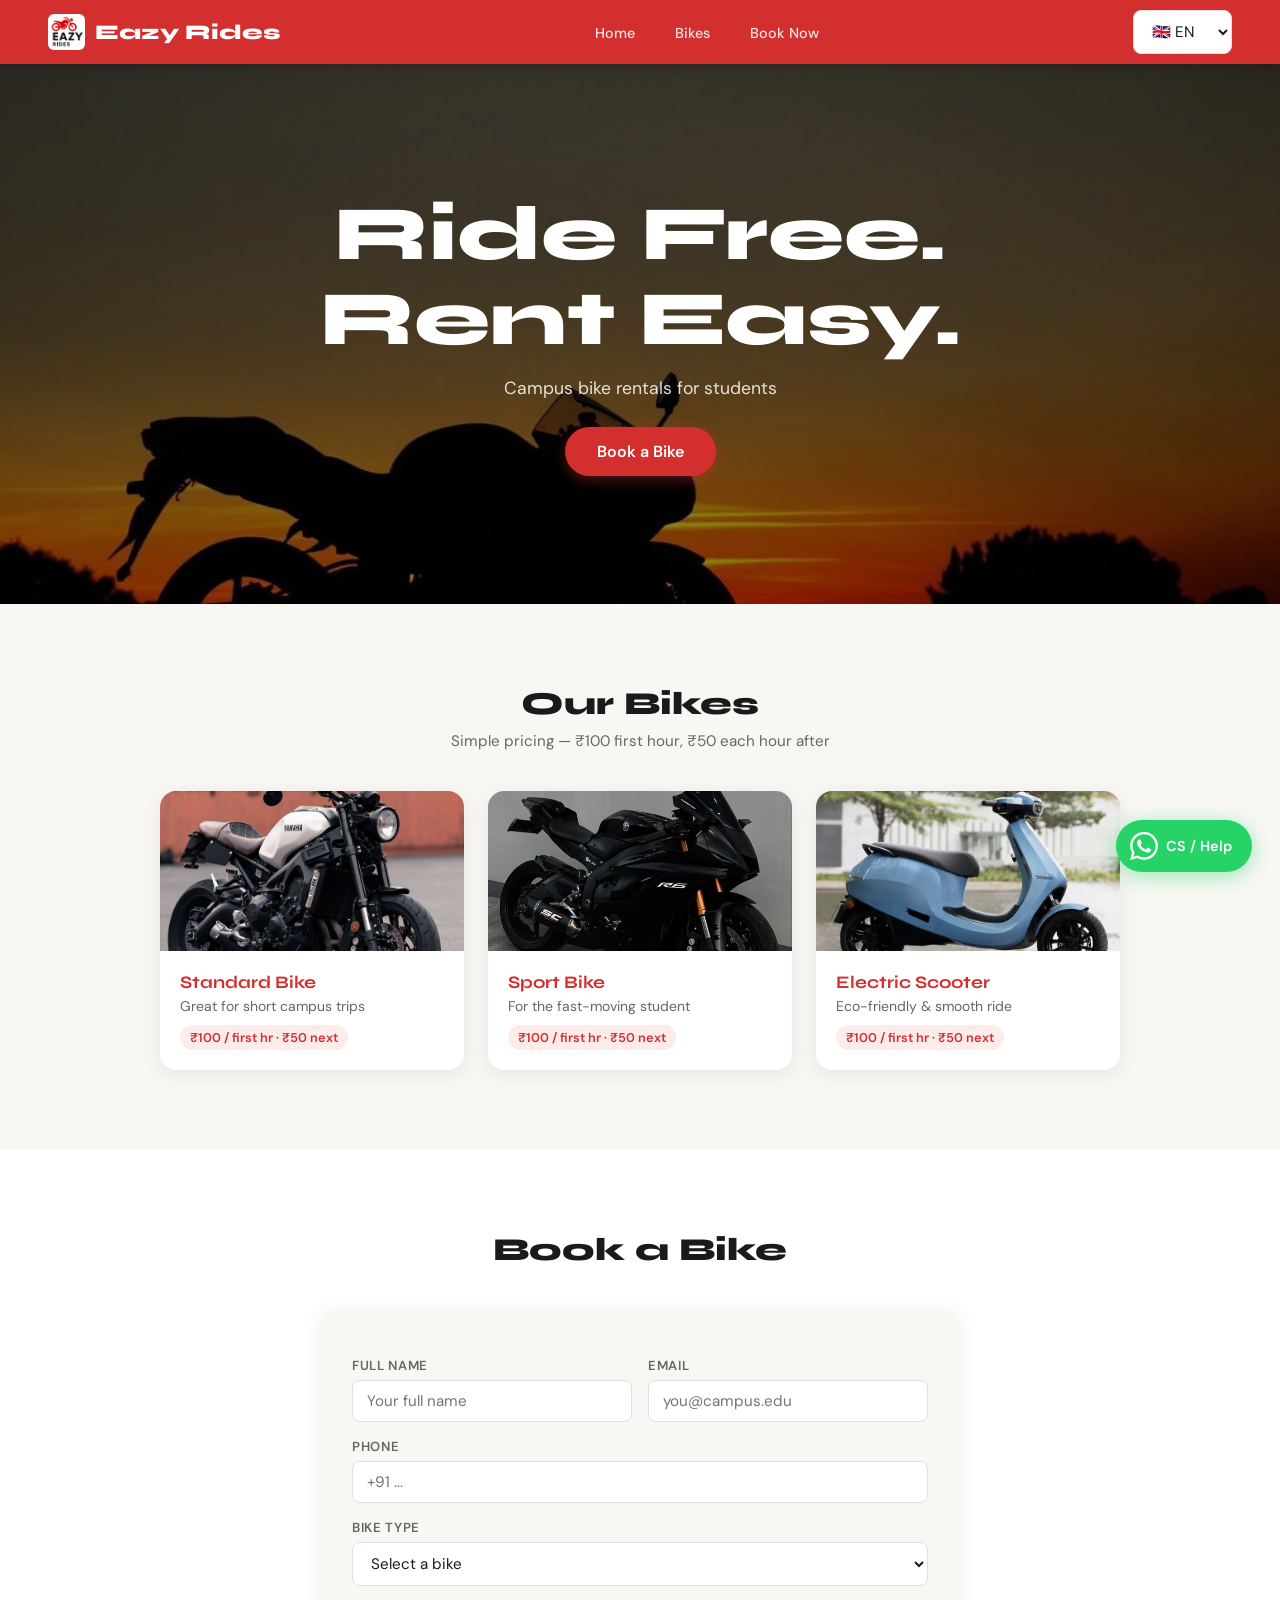
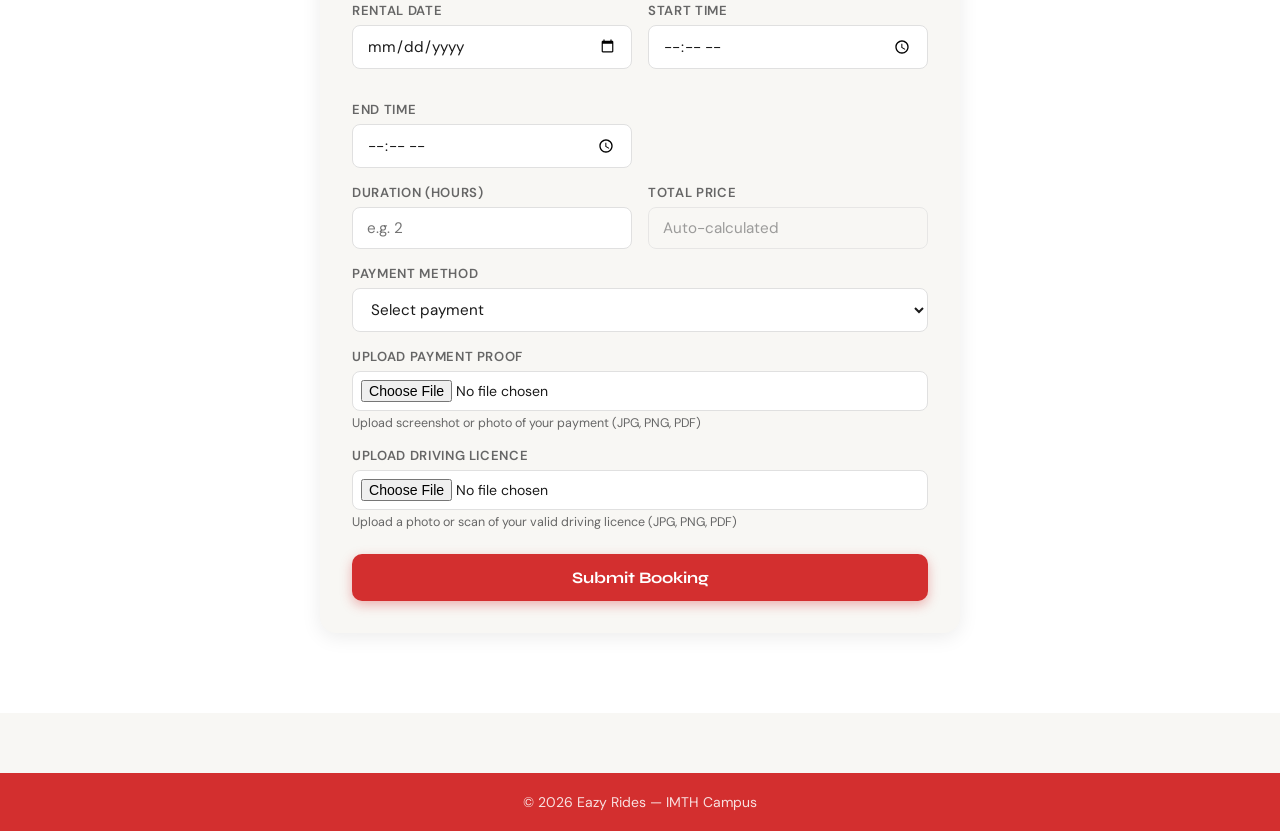
<file: index.html>
<!DOCTYPE html>
<html lang="en">
<head>
  <meta charset="UTF-8">
  <meta name="viewport" content="width=device-width, initial-scale=1.0">
  <title>Eazy Rides – Bike Rental</title>
  <link rel="preconnect" href="https://fonts.googleapis.com">
  <link href="https://fonts.googleapis.com/css2?family=Syne:wght@700;800&family=DM+Sans:wght@400;500;600&display=swap" rel="stylesheet">
  <link rel="stylesheet" href="style.css">
</head>
<body>

<!-- NAVBAR -->
<nav class="navbar">
  <div class="logo">
    <img src="logo.jpeg" alt="Logo">
    <span>Eazy Rides</span>
  </div>
  <ul>
    <li><a href="#home"    data-i18n="nav.home">Home</a></li>
    <li><a href="#bikes"   data-i18n="nav.bikes">Bikes</a></li>
    <li><a href="#booking" data-i18n="nav.book">Book Now</a></li>
  </ul>
  <div class="nav-controls">
    <select id="language" title="Language" onchange="applyLanguage(this.value)">
      <option value="en">🇬🇧 EN</option>
      <option value="hi">🇮🇳 हिन्दी</option>
    </select>
  </div>
</nav>

<!-- HERO -->
<section class="hero" id="home">
  <img src="bg-image.jpeg" alt="Bike Rental">
  <div class="hero-text">
    <h1 data-i18n="hero.title">Ride Free.<br>Rent Easy.</h1>
    <p data-i18n="hero.sub">Campus bike rentals for students</p>
    <a href="#booking" class="btn" data-i18n="hero.cta">Book a Bike</a>
  </div>
</section>

<!-- BIKES -->
<section class="section" id="bikes">
  <h2 data-i18n="bikes.title">Our Bikes</h2>
  <p class="sub" data-i18n="bikes.sub">Simple pricing — ₹100 first hour, ₹50 each hour after</p>
  <div class="bike-grid">

    <div class="bike-card" data-bike="Standard Bike">
      <img src="bike1.jpeg" alt="Standard Bike">
      <div class="card-body">
        <h3 data-i18n="bikes.standard">Standard Bike</h3>
        <p data-i18n="bikes.standard.desc">Great for short campus trips</p>
        <span class="price" data-i18n="bikes.price">₹100 / first hr · ₹50 next</span>
      </div>
      <div class="unavailable-badge" data-i18n="bikes.booked">Currently Booked</div>
    </div>

    <div class="bike-card" data-bike="Sport Bike">
      <img src="bike2.jpeg" alt="Sport Bike">
      <div class="card-body">
        <h3 data-i18n="bikes.sport">Sport Bike</h3>
        <p data-i18n="bikes.sport.desc">For the fast-moving student</p>
        <span class="price" data-i18n="bikes.price">₹100 / first hr · ₹50 next</span>
      </div>
      <div class="unavailable-badge" data-i18n="bikes.booked">Currently Booked</div>
    </div>

    <div class="bike-card" data-bike="Electric Scooter">
      <img src="bike3.jpeg" alt="Electric Scooter">
      <div class="card-body">
        <h3 data-i18n="bikes.electric">Electric Scooter</h3>
        <p data-i18n="bikes.electric.desc">Eco-friendly &amp; smooth ride</p>
        <span class="price" data-i18n="bikes.price">₹100 / first hr · ₹50 next</span>
      </div>
      <div class="unavailable-badge" data-i18n="bikes.booked">Currently Booked</div>
    </div>

  </div>
</section>

<!-- BOOKING FORM -->
<section class="section alt" id="booking">
  <h2 data-i18n="form.title">Book a Bike</h2>
  <form id="bookingForm">

    <!-- REMOVED: Student ID field -->
    <div class="form-row">
      <div class="field">
        <label data-i18n="form.name">Full Name</label>
        <input id="name" data-i18n-ph="form.name.ph" placeholder="Your full name" required>
      </div>
      <div class="field">
        <label data-i18n="form.email">Email</label>
        <input id="email" type="email" data-i18n-ph="form.email.ph" placeholder="you@campus.edu" required>
      </div>
    </div>

    <div class="field">
      <label data-i18n="form.phone">Phone</label>
      <input id="phone" data-i18n-ph="form.phone.ph" placeholder="+91 ..." required>
    </div>

    <div class="field">
      <label data-i18n="form.bike">Bike Type</label>
      <select id="bikeType" required>
        <option value="" data-i18n="form.bike.select">Select a bike</option>
        <option value="Standard Bike"    data-i18n="bikes.standard">Standard Bike</option>
        <option value="Sport Bike"       data-i18n="bikes.sport">Sport Bike</option>
        <option value="Electric Scooter" data-i18n="bikes.electric">Electric Scooter</option>
      </select>
    </div>

    <div class="form-row">
      <div class="field">
        <label data-i18n="form.date">Rental Date</label>
        <input type="date" id="date" required>
      </div>
      <div class="field">
        <label data-i18n="form.start">Start Time</label>
        <input type="time" id="start" required>
      </div>
      <div class="field">
        <label data-i18n="form.end">End Time</label>
        <input type="time" id="end" required>
      </div>
    </div>

    <div class="form-row">
      <div class="field">
        <label data-i18n="form.hours">Duration (hours)</label>
        <input id="hours" type="number" min="1" data-i18n-ph="form.hours.ph" placeholder="e.g. 2">
      </div>
      <div class="field">
        <label data-i18n="form.total">Total Price</label>
        <input id="totalPrice" readonly data-i18n-ph="form.total.ph" placeholder="Auto-calculated">
      </div>
    </div>

    <div class="field">
      <label data-i18n="form.payment">Payment Method</label>
      <select id="payment" required onchange="showPayment()">
        <option value=""    data-i18n="form.payment.select">Select payment</option>
        <option value="QR"  data-i18n="form.payment.qr">QR Payment</option>
      </select>
    </div>

    <div id="qrBox">
      <p data-i18n="form.qr.label">Scan to pay:</p>
      <img src="payment.jpeg" alt="QR Code" width="180">
    </div>

    <div class="field">
      <label data-i18n="form.proof">Upload Payment Proof</label>
      <input type="file" id="proof" accept="image/*,.pdf" required>
      <p class="field-hint" data-i18n="form.proof.hint">Upload screenshot or photo of your payment (JPG, PNG, PDF)</p>
    </div>

    <div class="field">
      <label data-i18n="form.licence">Upload Driving Licence</label>
      <input type="file" id="licence" accept="image/*,.pdf" required>
      <p class="field-hint" data-i18n="form.licence.hint">Upload a photo or scan of your valid driving licence (JPG, PNG, PDF)</p>
    </div>

    <button type="submit" id="submitBtn" data-i18n="form.submit">Submit Booking</button>

  </form>
</section>

<footer>
  <p>© 2026 Eazy Rides — IMTH Campus</p>
</footer>

<!-- CS WHATSAPP BUTTON -->
<a class="cs-btn" href="https://wa.me/917604013917?text=Hello%20Eazy%20Rides!%20I%20need%20your%20help." target="_blank" title="Chat CS via WhatsApp">
  <svg xmlns="http://www.w3.org/2000/svg" viewBox="0 0 24 24" fill="currentColor" width="28" height="28">
    <path d="M17.472 14.382c-.297-.149-1.758-.867-2.03-.967-.273-.099-.471-.148-.67.15-.197.297-.767.966-.94 1.164-.173.199-.347.223-.644.075-.297-.15-1.255-.463-2.39-1.475-.883-.788-1.48-1.761-1.653-2.059-.173-.297-.018-.458.13-.606.134-.133.298-.347.446-.52.149-.174.198-.298.298-.497.099-.198.05-.371-.025-.52-.075-.149-.669-1.612-.916-2.207-.242-.579-.487-.5-.669-.51-.173-.008-.371-.01-.57-.01-.198 0-.52.074-.792.372-.272.297-1.04 1.016-1.04 2.479 0 1.462 1.065 2.875 1.213 3.074.149.198 2.096 3.2 5.077 4.487.709.306 1.262.489 1.694.625.712.227 1.36.195 1.871.118.571-.085 1.758-.719 2.006-1.413.248-.694.248-1.289.173-1.413-.074-.124-.272-.198-.57-.347m-5.421 7.403h-.004a9.87 9.87 0 01-5.031-1.378l-.361-.214-3.741.982.998-3.648-.235-.374a9.86 9.86 0 01-1.51-5.26c.001-5.45 4.436-9.884 9.888-9.884 2.64 0 5.122 1.03 6.988 2.898a9.825 9.825 0 012.893 6.994c-.003 5.45-4.437 9.884-9.885 9.884m8.413-18.297A11.815 11.815 0 0012.05 0C5.495 0 .16 5.335.157 11.892c0 2.096.547 4.142 1.588 5.945L.057 24l6.305-1.654a11.882 11.882 0 005.683 1.448h.005c6.554 0 11.89-5.335 11.893-11.893a11.821 11.821 0 00-3.48-8.413z"/>
  </svg>
  <span data-i18n="cs.label">CS / Help</span>
</a>

<script src="script.js"></script>
</body>
</html>
</file>
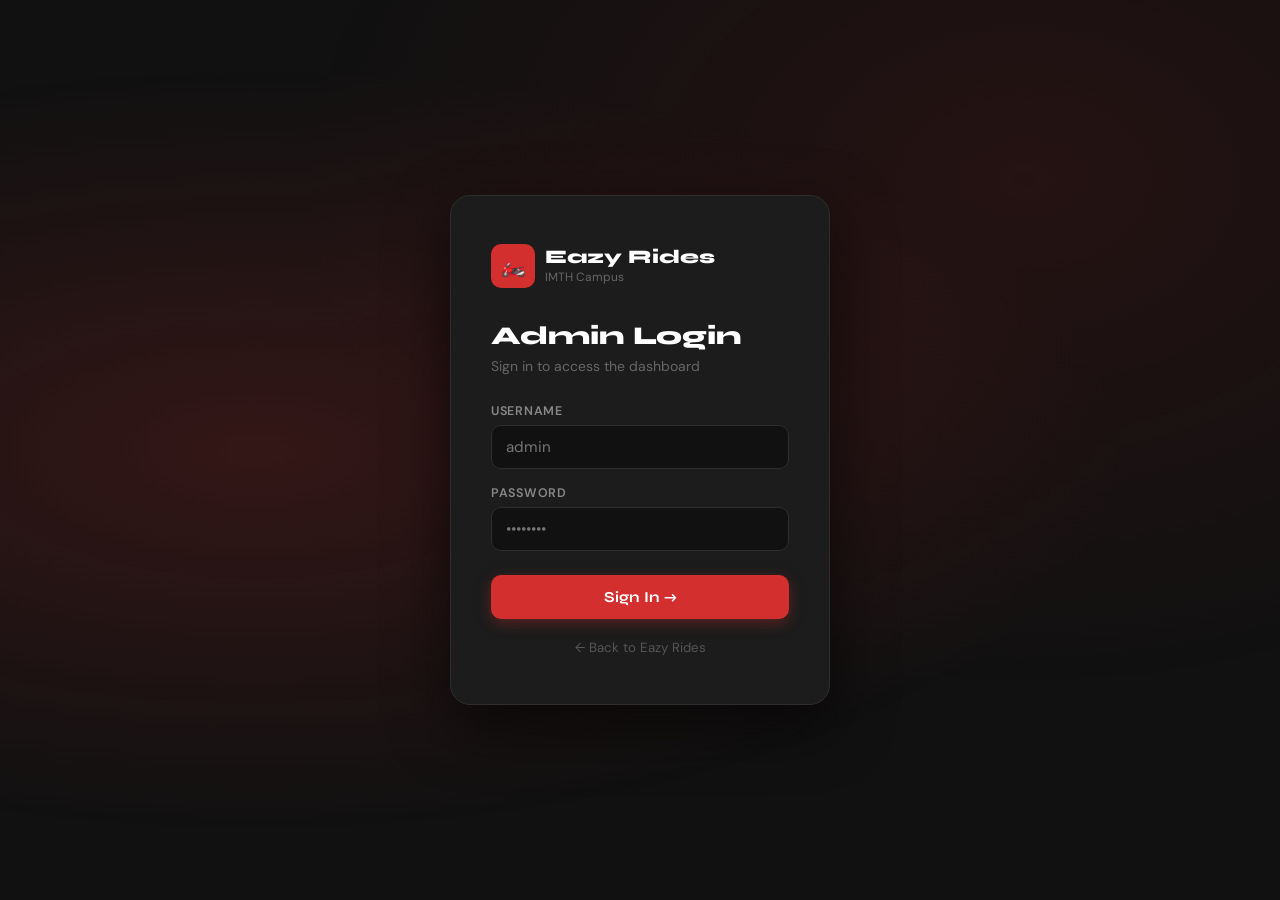
<file: admin.html>
<!DOCTYPE html>
<html lang="en">
<head>
  <meta charset="UTF-8">
  <meta name="viewport" content="width=device-width, initial-scale=1.0">
  <title>Eazy Rides – Admin Login</title>
  <link rel="preconnect" href="https://fonts.googleapis.com">
  <link href="https://fonts.googleapis.com/css2?family=Syne:wght@700;800&family=DM+Sans:wght@400;500;600&display=swap" rel="stylesheet">
  <style>
    *, *::before, *::after { margin:0; padding:0; box-sizing:border-box; }
    :root { --red: #D32F2F; --red-dark: #B71C1C; }
    body {
      font-family: 'DM Sans', sans-serif;
      background: #111;
      display: flex;
      align-items: center;
      justify-content: center;
      min-height: 100vh;
      overflow: hidden;
    }
    body::before {
      content: '';
      position: fixed;
      inset: 0;
      background: radial-gradient(ellipse at 20% 50%, rgba(211,47,47,0.18) 0%, transparent 60%),
                  radial-gradient(ellipse at 80% 20%, rgba(183,28,28,0.12) 0%, transparent 50%);
      pointer-events: none;
    }
    .card {
      background: #1c1c1c;
      border: 1px solid #2e2e2e;
      border-radius: 20px;
      padding: 48px 40px;
      width: 380px;
      box-shadow: 0 20px 60px rgba(0,0,0,0.6);
      position: relative;
      z-index: 1;
    }
    .brand { display: flex; align-items: center; gap: 10px; margin-bottom: 32px; }
    .brand-icon {
      width: 44px; height: 44px;
      background: var(--red);
      border-radius: 10px;
      display: flex; align-items: center; justify-content: center;
      font-size: 20px;
    }
    .brand-text h1 { font-family: 'Syne', sans-serif; font-size: 1.2rem; font-weight: 800; color: #fff; line-height: 1; }
    .brand-text p { font-size: 0.75rem; color: #666; margin-top: 2px; }
    h2 { font-family: 'Syne', sans-serif; font-size: 1.6rem; font-weight: 800; color: #fff; margin-bottom: 6px; }
    .sub { font-size: 0.875rem; color: #666; margin-bottom: 28px; }
    .field { margin-bottom: 16px; }
    label { display: block; font-size: 0.78rem; font-weight: 600; text-transform: uppercase; letter-spacing: 0.06em; color: #888; margin-bottom: 6px; }
    input {
      width: 100%; padding: 11px 14px;
      background: #111; border: 1.5px solid #2e2e2e;
      border-radius: 10px; color: #f0f0f0;
      font-family: inherit; font-size: 0.95rem;
      transition: border-color 0.2s, box-shadow 0.2s;
    }
    input:focus { outline: none; border-color: var(--red); box-shadow: 0 0 0 3px rgba(211,47,47,0.15); }
    .error-msg {
      background: rgba(211,47,47,0.15); border: 1px solid rgba(211,47,47,0.3);
      color: #ff6b6b; border-radius: 8px; padding: 10px 14px;
      font-size: 0.85rem; margin-bottom: 16px; display: none;
    }
    button {
      width: 100%; padding: 13px;
      background: var(--red); color: #fff; border: none;
      border-radius: 10px; font-family: 'Syne', sans-serif;
      font-size: 0.95rem; font-weight: 700; cursor: pointer; margin-top: 8px;
      transition: background 0.2s, transform 0.15s;
      box-shadow: 0 4px 14px rgba(211,47,47,0.35);
    }
    button:hover { background: var(--red-dark); transform: translateY(-1px); }
    .back-link { display: block; text-align: center; margin-top: 20px; font-size: 0.83rem; color: #555; text-decoration: none; transition: color 0.2s; }
    .back-link:hover { color: #888; }
  </style>
</head>
<body>
<div class="card">
  <div class="brand">
    <div class="brand-icon">🏍️</div>
    <div class="brand-text">
      <h1>Eazy Rides</h1>
      <p>IMTH Campus</p>
    </div>
  </div>
  <h2>Admin Login</h2>
  <p class="sub">Sign in to access the dashboard</p>
  <div class="error-msg" id="errorMsg">Invalid username or password.</div>
  <div class="field">
    <label>Username</label>
    <input id="user" type="text" placeholder="admin" autocomplete="username">
  </div>
  <div class="field">
    <label>Password</label>
    <input id="pass" type="password" placeholder="••••••••" autocomplete="current-password">
  </div>
  <button onclick="login()">Sign In →</button>
  <a href="index.html" class="back-link">← Back to Eazy Rides</a>
</div>
<script>
  document.addEventListener("keydown", e => { if (e.key === "Enter") login(); });
  function login() {
    const u = document.getElementById("user").value.trim();
    const p = document.getElementById("pass").value;
    const err = document.getElementById("errorMsg");
    const ADMINS = [
      { username: "admin",  password: "imth123" },
      { username: "admin2", password: "imth456" },
    ];
    const match = ADMINS.find(a => a.username === u && a.password === p);
    if (match) {
      sessionStorage.setItem("adminUser", u);
      window.location = "dashboard.html";
    } else {
      err.style.display = "block";
      document.getElementById("pass").value = "";
    }
  }
</script>
</body>
</html>
</file>
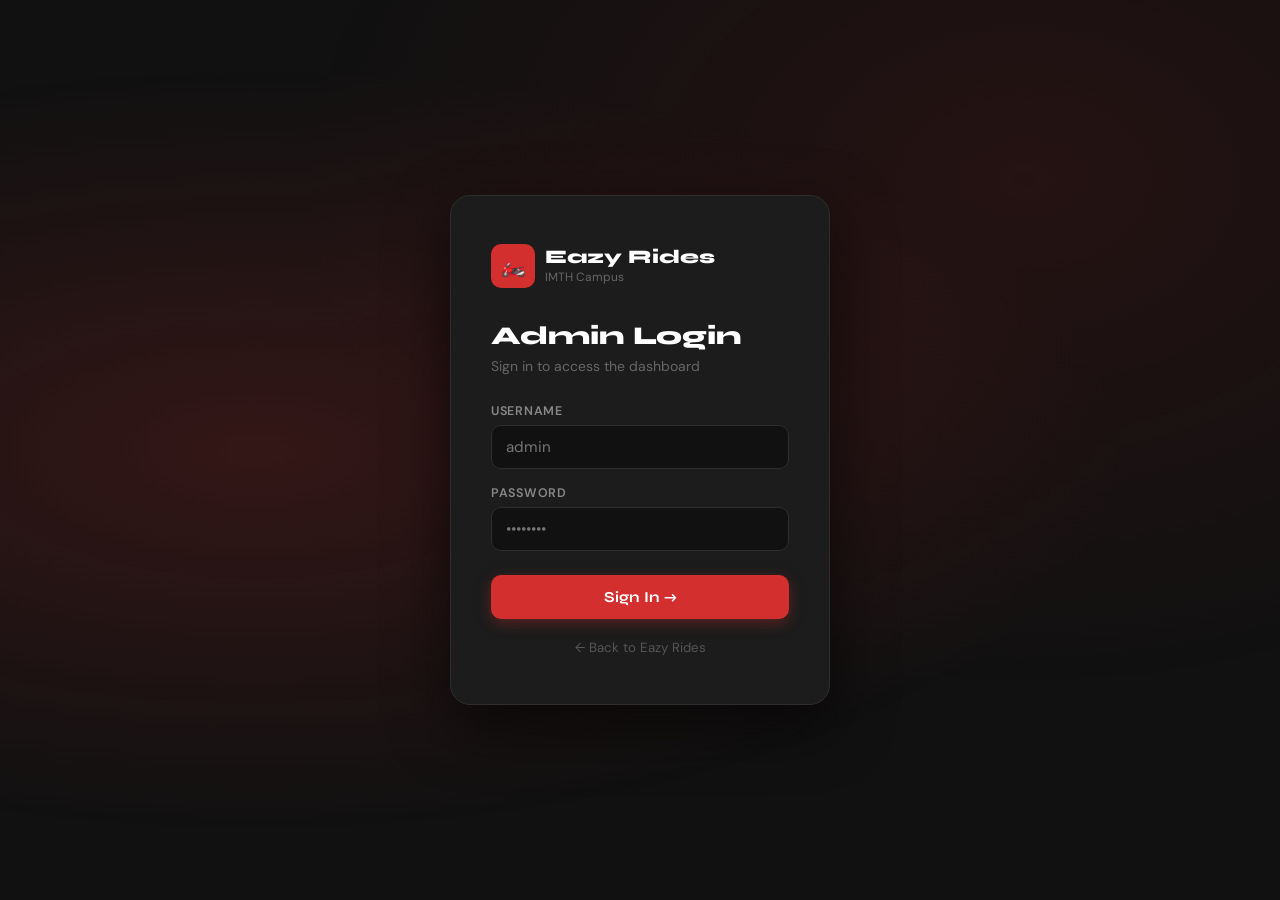
<file: dashboard.html>
<!DOCTYPE html>
<html lang="en">
<head>
  <meta charset="UTF-8">
  <meta name="viewport" content="width=device-width, initial-scale=1.0">
  <title>Eazy Rides – Admin Dashboard</title>
  <link rel="preconnect" href="https://fonts.googleapis.com">
  <link href="https://fonts.googleapis.com/css2?family=Syne:wght@700;800&family=DM+Sans:wght@400;500;600&display=swap" rel="stylesheet">
  <style>
    *, *::before, *::after { margin:0; padding:0; box-sizing:border-box; }
    :root {
      --red:#D32F2F; --red-dark:#B71C1C;
      --bg:#111; --surface:#1c1c1c; --surface2:#242424;
      --text:#f0f0f0; --muted:#888; --border:#2e2e2e;
    }
    body { font-family:'DM Sans',sans-serif; background:var(--bg); color:var(--text); min-height:100vh; }
    .layout { display:flex; min-height:100vh; }

    /* SIDEBAR */
    .sidebar {
      width:240px; background:var(--surface); border-right:1px solid var(--border);
      display:flex; flex-direction:column; position:fixed; top:0; bottom:0; z-index:100;
    }
    .sidebar-brand { padding:24px 20px; border-bottom:1px solid var(--border); }
    .sidebar-brand h1 { font-family:'Syne',sans-serif; font-size:1.1rem; font-weight:800; color:#fff; }
    .sidebar-brand p  { font-size:0.73rem; color:var(--muted); margin-top:3px; }
    .sidebar nav { padding:14px 10px; flex:1; }
    .nav-item {
      display:flex; align-items:center; gap:10px; padding:10px 12px;
      border-radius:8px; color:var(--muted); font-size:0.88rem; font-weight:500;
      cursor:pointer; text-decoration:none; margin-bottom:2px;
      transition:background 0.2s, color 0.2s;
    }
    .nav-item:hover, .nav-item.active { background:rgba(211,47,47,0.15); color:#f87171; }
    .nav-item .icon { width:20px; text-align:center; font-size:15px; }
    .sidebar-footer { padding:16px 20px; border-top:1px solid var(--border); }
    .logout-btn {
      background:none; border:1px solid var(--border); color:var(--muted);
      padding:8px 16px; border-radius:8px; cursor:pointer; font-family:inherit;
      font-size:0.82rem; width:100%; margin-top:8px; transition:all 0.2s;
    }
    .logout-btn:hover { border-color:var(--red); color:#f87171; }

    /* MAIN */
    .main { margin-left:240px; padding:28px 32px; flex:1; }
    .topbar { display:flex; align-items:center; justify-content:space-between; margin-bottom:28px; }
    .topbar h2 { font-family:'Syne',sans-serif; font-size:1.5rem; font-weight:800; }
    .topbar-right { display:flex; align-items:center; gap:12px; font-size:0.83rem; color:var(--muted); }
    .admin-badge { background:var(--surface2); border:1px solid var(--border); padding:5px 14px; border-radius:20px; }

    /* STATS */
    .stats { display:grid; grid-template-columns:repeat(auto-fit,minmax(170px,1fr)); gap:14px; margin-bottom:28px; }
    .stat-card {
      background:var(--surface); border:1px solid var(--border);
      border-radius:14px; padding:18px 22px; transition:border-color 0.2s;
    }
    .stat-card:hover { border-color:var(--red); }
    .stat-label { font-size:0.72rem; color:var(--muted); text-transform:uppercase; letter-spacing:0.06em; margin-bottom:8px; }
    .stat-value { font-family:'Syne',sans-serif; font-size:1.9rem; font-weight:800; color:#fff; line-height:1; }
    .stat-sub   { font-size:0.74rem; color:var(--muted); margin-top:4px; }

    /* TABLE CARD */
    .section-card { background:var(--surface); border:1px solid var(--border); border-radius:16px; overflow:hidden; margin-bottom:24px; }
    .section-header {
      padding:16px 22px; border-bottom:1px solid var(--border);
      display:flex; align-items:center; justify-content:space-between;
    }
    .section-header h3 { font-family:'Syne',sans-serif; font-size:0.95rem; font-weight:700; }
    .refresh-btn {
      background:var(--surface2); border:1px solid var(--border); color:var(--muted);
      padding:6px 14px; border-radius:8px; cursor:pointer; font-family:inherit; font-size:0.8rem; transition:all 0.2s;
    }
    .refresh-btn:hover { border-color:var(--red); color:#f87171; }
    .table-wrap { overflow-x:auto; }
    table { width:100%; border-collapse:collapse; }
    th {
      background:var(--surface2); color:var(--muted); padding:10px 14px; text-align:left;
      font-size:0.72rem; text-transform:uppercase; letter-spacing:0.06em; font-weight:600;
      border-bottom:1px solid var(--border); white-space:nowrap;
    }
    td { padding:12px 14px; border-bottom:1px solid var(--border); font-size:0.86rem; color:var(--text); vertical-align:middle; }
    tr:last-child td { border-bottom:none; }
    tr:hover td { background:rgba(255,255,255,0.02); }

    /* BADGES */
    .badge { display:inline-block; padding:3px 10px; border-radius:20px; font-size:0.72rem; font-weight:600; white-space:nowrap; }
    .badge-pending   { background:rgba(245,158,11,0.15); color:#f59e0b; }
    .badge-confirmed { background:rgba(22,163,74,0.15);  color:#4ade80; }
    .badge-rejected  { background:rgba(239,68,68,0.15);  color:#f87171; }
    .badge-cancelled { background:rgba(107,114,128,0.15);color:#9ca3af; }

    /* ACTION BUTTONS */
    .action-btns { display:flex; gap:5px; flex-wrap:wrap; align-items:center; }
    .btn-approve {
      background:rgba(22,163,74,0.15); border:1px solid rgba(22,163,74,0.3); color:#4ade80;
      padding:4px 11px; border-radius:6px; cursor:pointer; font-family:inherit; font-size:0.76rem; font-weight:600; transition:all 0.2s;
    }
    .btn-approve:hover { background:rgba(22,163,74,0.3); }
    .btn-reject {
      background:rgba(239,68,68,0.12); border:1px solid rgba(239,68,68,0.25); color:#f87171;
      padding:4px 11px; border-radius:6px; cursor:pointer; font-family:inherit; font-size:0.76rem; font-weight:600; transition:all 0.2s;
    }
    .btn-reject:hover { background:rgba(239,68,68,0.25); }
    .btn-view {
      background:rgba(59,130,246,0.12); border:1px solid rgba(59,130,246,0.25); color:#60a5fa;
      padding:4px 11px; border-radius:6px; font-family:inherit; font-size:0.76rem; font-weight:600;
      transition:all 0.2s; text-decoration:none; display:inline-block;
    }
    .btn-view:hover { background:rgba(59,130,246,0.25); }
    .no-file { color:#444; font-size:0.73rem; }

    /* LOADING / EMPTY */
    .loading { text-align:center; padding:36px; color:var(--muted); font-size:0.88rem; }
    .dot-anim::after { content:'...'; animation:dots 1.2s steps(4,end) infinite; }
    @keyframes dots { 0%,25%{content:'.'} 50%{content:'..'} 75%,100%{content:'...'} }

    /* TOAST */
    .toast {
      position:fixed; bottom:22px; right:22px; background:var(--surface); border:1px solid var(--border);
      border-radius:10px; padding:11px 18px; font-size:0.86rem; color:var(--text);
      box-shadow:0 8px 24px rgba(0,0,0,0.4); z-index:2000; animation:slideUp 0.3s ease; max-width:300px;
    }
    @keyframes slideUp { from{transform:translateY(16px);opacity:0} to{transform:translateY(0);opacity:1} }

    /* ERROR BANNER */
    .error-banner {
      background:rgba(239,68,68,0.1); border:1px solid rgba(239,68,68,0.3);
      color:#f87171; border-radius:10px; padding:14px 18px; margin-bottom:20px;
      font-size:0.88rem; display:none;
    }

    @media (max-width:768px) {
      .sidebar { display:none; }
      .main { margin-left:0; padding:16px; }
      .stats { grid-template-columns:1fr 1fr; }
    }
  </style>
</head>
<body>
<div class="layout">

  <!-- SIDEBAR -->
  <aside class="sidebar">
    <div class="sidebar-brand">
      <h1>🏍️ Eazy Rides</h1>
      <p>Admin Dashboard</p>
    </div>
    <nav>
      <a class="nav-item active" onclick="showSection('bookings',this)">
        <span class="icon">📋</span> All Bookings
      </a>
      <a class="nav-item" onclick="showSection('today',this)">
        <span class="icon">📅</span> Today
      </a>
      <a class="nav-item" href="index.html" target="_blank">
        <span class="icon">🌐</span> User Site
      </a>
    </nav>
    <div class="sidebar-footer">
      <div id="adminLabel" style="font-size:0.8rem;color:var(--muted)">Logged in as admin</div>
      <button class="logout-btn" onclick="logout()">Sign Out</button>
    </div>
  </aside>

  <!-- MAIN -->
  <main class="main">
    <div class="topbar">
      <h2 id="sectionTitle">All Bookings</h2>
      <div class="topbar-right">
        <span id="dateLabel"></span>
        <span class="admin-badge" id="adminBadge">👤 admin</span>
      </div>
    </div>

    <div class="error-banner" id="errorBanner"></div>

    <!-- STATS -->
    <div class="stats">
      <div class="stat-card">
        <div class="stat-label">Total Bookings</div>
        <div class="stat-value" id="statTotal">–</div>
      </div>
      <div class="stat-card">
        <div class="stat-label">Pending Review</div>
        <div class="stat-value" id="statPending" style="color:#f59e0b">–</div>
      </div>
      <div class="stat-card">
        <div class="stat-label">Confirmed</div>
        <div class="stat-value" id="statConfirmed" style="color:#4ade80">–</div>
      </div>
      <div class="stat-card">
        <div class="stat-label">Today's Revenue</div>
        <div class="stat-value" id="statRevenue" style="font-size:1.35rem">–</div>
        <div class="stat-sub">confirmed only</div>
      </div>
    </div>

    <!-- ALL BOOKINGS -->
    <div class="section-card" id="bookings-section">
      <div class="section-header">
        <h3>All Bookings</h3>
        <button class="refresh-btn" onclick="loadData()">↻ Refresh</button>
      </div>
      <div class="table-wrap">
        <table>
          <thead>
            <tr>
              <th>Customer</th>
              <th>Bike</th>
              <th>Date &amp; Time</th>
              <th>Hrs</th>
              <th>Total</th>
              <th>Payment</th>
              <th>Files</th>
              <th>Status</th>
              <th>Actions</th>
            </tr>
          </thead>
          <tbody id="bookingTable">
            <tr><td colspan="9" class="loading"><span class="dot-anim">Loading</span></td></tr>
          </tbody>
        </table>
      </div>
    </div>

    <!-- TODAY -->
    <div class="section-card" id="today-section" style="display:none">
      <div class="section-header">
        <h3>Today's Bookings</h3>
        <button class="refresh-btn" onclick="loadData()">↻ Refresh</button>
      </div>
      <div class="table-wrap">
        <table>
          <thead>
            <tr>
              <th>Customer</th>
              <th>Bike</th>
              <th>Time Slot</th>
              <th>Total</th>
              <th>Files</th>
              <th>Status</th>
              <th>Actions</th>
            </tr>
          </thead>
          <tbody id="todayTable">
            <tr><td colspan="7" class="loading">Loading</td></tr>
          </tbody>
        </table>
      </div>
    </div>

  </main>
</div>

<script>
// ── AUTH ──────────────────────────────────────────
const adminUser = sessionStorage.getItem("adminUser");
if (!adminUser) window.location = "admin.html";

document.getElementById("adminBadge").textContent = "👤 " + adminUser;
document.getElementById("adminLabel").textContent = "Logged in as " + adminUser;
document.getElementById("dateLabel").textContent  = new Date().toLocaleDateString("en-GB", {
  weekday:"short", day:"numeric", month:"short", year:"numeric"
});

function logout() {
  sessionStorage.removeItem("adminUser");
  window.location = "admin.html";
}

// ── API URL — must match script.js ───────────────
// ⚠️ IMPORTANT: Replace this with your latest Apps Script deployment URL
const API_URL = "https://script.google.com/macros/s/AKfycbyLfXICBxbBozLdSxnshdE6tCQbtMqB9PoSYE56yBM8kSVYyk9R33vWORYLl0bNY7rL9Q/exec";

// ── SECTION TOGGLE ────────────────────────────────
function showSection(name, el) {
  document.getElementById("bookings-section").style.display = name === "bookings" ? "" : "none";
  document.getElementById("today-section").style.display    = name === "today"    ? "" : "none";
  document.getElementById("sectionTitle").textContent = name === "bookings" ? "All Bookings" : "Today's Bookings";
  document.querySelectorAll(".nav-item").forEach(n => n.classList.remove("active"));
  if (el) el.classList.add("active");
}

// ── FORMAT HELPERS ────────────────────────────────
function fDate(ds) {
  if (!ds) return "–";
  const d = new Date(ds);
  if (isNaN(d)) return String(ds);
  return String(d.getDate()).padStart(2,"0") + "/" +
         String(d.getMonth()+1).padStart(2,"0") + "/" + d.getFullYear();
}

function fTime(ts) {
  if (!ts) return "–";
  if (/^\d{1,2}:\d{2}$/.test(String(ts))) return String(ts);
  const d = new Date(ts);
  if (isNaN(d)) return String(ts);
  return String(d.getHours()).padStart(2,"0") + ":" + String(d.getMinutes()).padStart(2,"0");
}

function badge(status) {
  const map = {
    Pending:"badge-pending", Booked:"badge-pending",
    Confirmed:"badge-confirmed", Rejected:"badge-rejected", Cancelled:"badge-cancelled"
  };
  const label = status || "Pending";
  return `<span class="badge ${map[label]||'badge-pending'}">${label}</span>`;
}

// ── FILE BUTTONS ──────────────────────────────────
function fileButtons(row) {
  const proof = row.proofUrl
    ? `<a class="btn-view" href="${row.proofUrl}" target="_blank">🧾 Proof</a>`
    : `<span class="no-file">No proof</span>`;
  const lic = row.licenceUrl
    ? `<a class="btn-view" href="${row.licenceUrl}" target="_blank">🪪 Licence</a>`
    : `<span class="no-file">No licence</span>`;
  return `<div class="action-btns">${proof}${lic}</div>`;
}

// ── UPDATE STATUS ─────────────────────────────────
async function updateStatus(rowIndex, newStatus, btn) {
  btn.disabled = true;
  btn.textContent = "…";
  try {
    const res = await fetch(API_URL, {
      method: "POST",
      body: JSON.stringify({ action:"updateStatus", rowIndex, status:newStatus, adminUser })
    });
    const json = await res.json();
    if (json.error) throw new Error(json.error);
    showToast("Booking " + newStatus.toLowerCase() + " ✓");
    await loadData();
  } catch (e) {
    showToast("Failed: " + e.message, true);
    btn.disabled = false;
    btn.textContent = newStatus === "Confirmed" ? "✓ Approve" : "✗ Reject";
  }
}

// ── LOAD DATA ─────────────────────────────────────
async function loadData() {
  document.getElementById("errorBanner").style.display = "none";

  let data;
  try {
    const res  = await fetch(API_URL);
    const text = await res.text();
    data = JSON.parse(text);
    if (!Array.isArray(data)) throw new Error("Response is not an array: " + text.slice(0,200));
  } catch (err) {
    showError(
      "Cannot load data. " + err.message +
      "<br><br><strong>Fix:</strong> Make sure <code>API_URL</code> in dashboard.html matches your latest Apps Script deployment URL."
    );
    return;
  }

  const today = new Date().toISOString().split("T")[0];
  let total=0, pending=0, confirmed=0, revenue=0;

  const tbody     = document.getElementById("bookingTable");
  const todayBody = document.getElementById("todayTable");
  tbody.innerHTML = todayBody.innerHTML = "";

  // Sort newest first (rowIndex descending)
  data.sort((a,b) => (b.rowIndex||0) - (a.rowIndex||0));

  data.forEach(row => {
    if (row.status === "Cancelled") return;
    total++;
    if (row.status === "Pending" || row.status === "Booked") pending++;
    if (row.status === "Confirmed") confirmed++;

    const bd = new Date(row.date).toISOString().split("T")[0];
    if (bd === today && row.status === "Confirmed") {
      // Strip non-digit chars then parse
      const p = parseInt((row.price || "0").replace(/[^\d]/g, ""));
      if (!isNaN(p)) revenue += p;
    }

    const startStr = fTime(row.start);
    const endStr   = fTime(row.end);
    const time     = startStr + " – " + endStr;
    const isActionable = !row.status || row.status === "Pending" || row.status === "Booked";

    const actionBtns = isActionable
      ? `<button class="btn-approve" onclick="updateStatus(${row.rowIndex}, 'Confirmed', this)">✓ Approve</button>
         <button class="btn-reject"  onclick="updateStatus(${row.rowIndex}, 'Rejected',  this)">✗ Reject</button>`
      : `<span class="no-file">—</span>`;

    tbody.innerHTML += `
      <tr>
        <td>
          <strong>${escHtml(row.name||"–")}</strong>
          ${row.email ? `<br><small style="color:#666">${escHtml(row.email)}</small>` : ""}
          ${row.phone ? `<br><small style="color:#555">${escHtml(row.phone)}</small>` : ""}
        </td>
        <td>${escHtml(row.bike||"–")}</td>
        <td>${fDate(row.date)}<br><small style="color:#666">${time}</small></td>
        <td>${escHtml(row.hours||"–")}</td>
        <td style="font-weight:600">${escHtml(row.price||"–")}</td>
        <td>${escHtml(row.payment||"–")}</td>
        <td>${fileButtons(row)}</td>
        <td>${badge(row.status)}</td>
        <td><div class="action-btns">${actionBtns}</div></td>
      </tr>`;

    if (bd === today) {
      todayBody.innerHTML += `
        <tr>
          <td><strong>${escHtml(row.name||"–")}</strong></td>
          <td>${escHtml(row.bike||"–")}</td>
          <td>${time}</td>
          <td style="font-weight:600">${escHtml(row.price||"–")}</td>
          <td>${fileButtons(row)}</td>
          <td>${badge(row.status)}</td>
          <td><div class="action-btns">${actionBtns}</div></td>
        </tr>`;
    }
  });

  if (!tbody.innerHTML)     tbody.innerHTML     = `<tr><td colspan="9" class="loading">No bookings found.</td></tr>`;
  if (!todayBody.innerHTML) todayBody.innerHTML = `<tr><td colspan="7" class="loading">No bookings today.</td></tr>`;

  document.getElementById("statTotal").textContent     = total;
  document.getElementById("statPending").textContent   = pending;
  document.getElementById("statConfirmed").textContent = confirmed;
  document.getElementById("statRevenue").textContent   = "₹" + revenue.toLocaleString("en-IN");
}

// ── HELPERS ───────────────────────────────────────
function escHtml(val) {
  return String(val || "")
    .replace(/&/g, "&amp;")
    .replace(/</g, "&lt;")
    .replace(/>/g, "&gt;")
    .replace(/"/g, "&quot;");
}

// ── TOAST & ERROR ─────────────────────────────────
function showToast(msg, isError) {
  const t = document.createElement("div");
  t.className = "toast";
  t.style.borderColor = isError ? "#f87171" : "#4ade80";
  t.textContent = msg;
  document.body.appendChild(t);
  setTimeout(() => t.remove(), 3500);
}

function showError(msg) {
  const b = document.getElementById("errorBanner");
  b.innerHTML = "⚠️ " + msg;
  b.style.display = "block";
  document.getElementById("bookingTable").innerHTML =
    `<tr><td colspan="9" class="loading" style="color:#f87171">Failed to load data — see error above.</td></tr>`;
}

// Auto-refresh every 60 seconds
loadData();
setInterval(loadData, 60000);
</script>
</body>
</html>
</file>
<file: style.css>
/* ── RESET & VARIABLES ─────────────────────────── */
*, *::before, *::after { margin:0; padding:0; box-sizing:border-box; }

:root {
  --red: #D32F2F;
  --red-dark: #B71C1C;
  --red-light: #fdecea;
  --bg: #f8f7f4;
  --surface: #ffffff;
  --text: #1a1a1a;
  --muted: #666;
  --border: #e0e0e0;
  --shadow: 0 4px 20px rgba(0,0,0,0.08);
}

html { scroll-behavior: smooth; }

body {
  font-family: 'DM Sans', sans-serif;
  background: var(--bg);
  color: var(--text);
}

/* ── NAVBAR ─────────────────────────────────────── */
.navbar {
  background: var(--red);
  color: #fff;
  display: flex;
  align-items: center;
  justify-content: space-between;
  padding: 0 48px;
  height: 64px;
  position: fixed;
  width: 100%;
  top: 0;
  z-index: 1000;
  box-shadow: 0 2px 12px rgba(0,0,0,0.2);
  gap: 24px;
}

.logo {
  display: flex;
  align-items: center;
  gap: 10px;
  font-family: 'Syne', sans-serif;
  font-size: 1.3rem;
  font-weight: 800;
  flex-shrink: 0;
}

.logo img { height: 36px; width: auto; border-radius: 6px; }

.navbar ul {
  list-style: none;
  display: flex;
  align-items: center;
  gap: 4px;
  flex: 1;
  justify-content: center;
}

.navbar a {
  color: rgba(255,255,255,0.88);
  text-decoration: none;
  font-weight: 500;
  font-size: 0.9rem;
  padding: 7px 18px;
  border-radius: 20px;
  transition: background 0.2s, color 0.2s;
  white-space: nowrap;
}

.navbar a:hover,
.navbar a:focus {
  background: rgba(255,255,255,0.18);
  color: #fff;
}

/* ── HERO ───────────────────────────────────────── */
.hero {
  margin-top: 64px;
  position: relative;
  height: 60vh;
  overflow: hidden;
}

.hero img {
  width: 100%;
  height: 100%;
  object-fit: cover;
  object-position: center;
  filter: brightness(0.55);
}

.hero-text {
  position: absolute;
  inset: 0;
  display: flex;
  flex-direction: column;
  align-items: center;
  justify-content: center;
  color: #fff;
  text-align: center;
  padding: 20px;
}

.hero-text h1 {
  font-family: 'Syne', sans-serif;
  font-size: clamp(2.5rem, 6vw, 5rem);
  font-weight: 800;
  line-height: 1.1;
  margin-bottom: 16px;
}

.hero-text p {
  font-size: 1.1rem;
  opacity: 0.85;
  margin-bottom: 28px;
}

.btn {
  background: var(--red);
  color: #fff;
  padding: 14px 32px;
  border-radius: 30px;
  text-decoration: none;
  font-weight: 600;
  font-size: 1rem;
  transition: background 0.2s, transform 0.2s;
  box-shadow: 0 4px 14px rgba(211,47,47,0.4);
}

.btn:hover { background: var(--red-dark); transform: translateY(-2px); }

/* ── SECTIONS ───────────────────────────────────── */
.section { padding: 80px 60px; }
.section.alt { background: var(--surface); }

.section h2 {
  font-family: 'Syne', sans-serif;
  font-size: 2rem;
  font-weight: 800;
  text-align: center;
  margin-bottom: 8px;
}

.sub {
  text-align: center;
  color: var(--muted);
  margin-bottom: 40px;
  font-size: 0.95rem;
}

/* ── BIKE CARDS ─────────────────────────────────── */
.bike-grid {
  display: grid;
  grid-template-columns: repeat(auto-fit, minmax(240px, 1fr));
  gap: 24px;
  max-width: 960px;
  margin: 0 auto;
}

.bike-card {
  background: var(--surface);
  border-radius: 16px;
  overflow: hidden;
  box-shadow: var(--shadow);
  position: relative;
  transition: transform 0.25s, box-shadow 0.25s;
}

.bike-card:hover { transform: translateY(-4px); box-shadow: 0 8px 30px rgba(0,0,0,0.14); }

.bike-card img {
  width: 100%;
  height: 160px;
  object-fit: cover;
  transition: filter 0.3s;
}

.card-body { padding: 16px 20px 20px; }

.card-body h3 {
  color: var(--red);
  font-family: 'Syne', sans-serif;
  font-size: 1.1rem;
  margin-bottom: 4px;
}

.card-body p { color: var(--muted); font-size: 0.875rem; margin-bottom: 10px; }

.price {
  display: inline-block;
  background: var(--red-light);
  color: var(--red);
  font-size: 0.8rem;
  font-weight: 600;
  padding: 4px 10px;
  border-radius: 20px;
}

/* Unavailable / booked state */
.bike-card.unavailable { pointer-events: none; }
.bike-card.unavailable img { filter: grayscale(100%) brightness(0.7); }
.bike-card.unavailable .card-body { opacity: 0.5; }

.unavailable-badge {
  display: none;
  position: absolute;
  top: 50%;
  left: 50%;
  transform: translate(-50%, -50%);
  background: rgba(0,0,0,0.72);
  color: #fff;
  font-size: 0.9rem;
  font-weight: 700;
  padding: 8px 20px;
  border-radius: 24px;
  letter-spacing: 0.04em;
  white-space: nowrap;
  pointer-events: none;
}

.bike-card.unavailable .unavailable-badge { display: block; }

/* ── FORM ───────────────────────────────────────── */
form {
  max-width: 640px;
  margin: 40px auto 0;
  background: var(--bg);
  padding: 32px;
  border-radius: 16px;
  box-shadow: var(--shadow);
}

.form-row { display: grid; grid-template-columns: 1fr 1fr; gap: 16px; }
.form-row .field:only-child { grid-column: 1 / -1; }

.field { margin-top: 16px; }

label {
  display: block;
  font-size: 0.82rem;
  font-weight: 600;
  margin-bottom: 6px;
  color: var(--muted);
  text-transform: uppercase;
  letter-spacing: 0.05em;
}

input, select {
  width: 100%;
  padding: 10px 14px;
  border: 1.5px solid var(--border);
  border-radius: 8px;
  font-family: inherit;
  font-size: 0.95rem;
  background: var(--surface);
  color: var(--text);
  transition: border-color 0.2s;
}

input:focus, select:focus {
  outline: none;
  border-color: var(--red);
  box-shadow: 0 0 0 3px rgba(211,47,47,0.12);
}

input[readonly] {
  background: var(--bg);
  cursor: not-allowed;
  opacity: 0.7;
}

input[type="file"] {
  padding: 8px;
  font-size: 0.88rem;
}

.field-hint {
  font-size: 0.78rem;
  color: var(--muted);
  margin-top: 4px;
}

button[type="submit"] {
  margin-top: 24px;
  width: 100%;
  padding: 14px;
  background: var(--red);
  color: #fff;
  border: none;
  border-radius: 10px;
  font-family: 'Syne', sans-serif;
  font-size: 1rem;
  font-weight: 700;
  cursor: pointer;
  transition: background 0.2s, transform 0.15s;
  box-shadow: 0 4px 12px rgba(211,47,47,0.35);
}

button[type="submit"]:hover  { background: var(--red-dark); transform: translateY(-1px); }
button[type="submit"]:active { transform: translateY(0); }
button[type="submit"]:disabled { background: #aaa; cursor: not-allowed; transform: none; box-shadow: none; }

/* Payment panels */
#qrBox { display: none; margin-top: 16px; text-align: center; }
#qrBox p { font-size: 0.85rem; color: var(--muted); margin-bottom: 8px; }
#qrBox img { border-radius: 8px; border: 1px solid var(--border); }

#cardForm { display: none; margin-top: 12px; }
#cardForm input { margin-bottom: 10px; }

/* ── FOOTER ─────────────────────────────────────── */
footer {
  background: var(--red);
  color: rgba(255,255,255,0.85);
  text-align: center;
  padding: 20px;
  font-size: 0.875rem;
  margin-top: 60px;
}

/* ── CS WHATSAPP BUTTON ──────────────────────────── */
.cs-btn {
  position: fixed;
  bottom: 28px;
  right: 28px;
  z-index: 999;
  background: #25D366;
  color: #fff;
  display: flex;
  align-items: center;
  gap: 8px;
  padding: 12px 20px 12px 14px;
  border-radius: 50px;
  text-decoration: none;
  font-weight: 600;
  font-size: 0.9rem;
  box-shadow: 0 4px 20px rgba(37,211,102,0.45);
  transition: transform 0.2s, box-shadow 0.2s, background 0.2s;
}

.cs-btn:hover {
  background: #1ebe5d;
  transform: translateY(-2px);
  box-shadow: 0 6px 24px rgba(37,211,102,0.55);
}

/* ── RESPONSIVE ─────────────────────────────────── */
@media (max-width: 768px) {
  .navbar { padding: 0 16px; gap: 12px; }
  .navbar ul { display: none; }
  .section { padding: 60px 20px; }
  .form-row { grid-template-columns: 1fr; }
  .hero { height: 50vh; }
  .hero-text h1 { font-size: 2.2rem; }
  .cs-btn span { display: none; }
  .cs-btn { padding: 14px; border-radius: 50%; }
}
</file>
